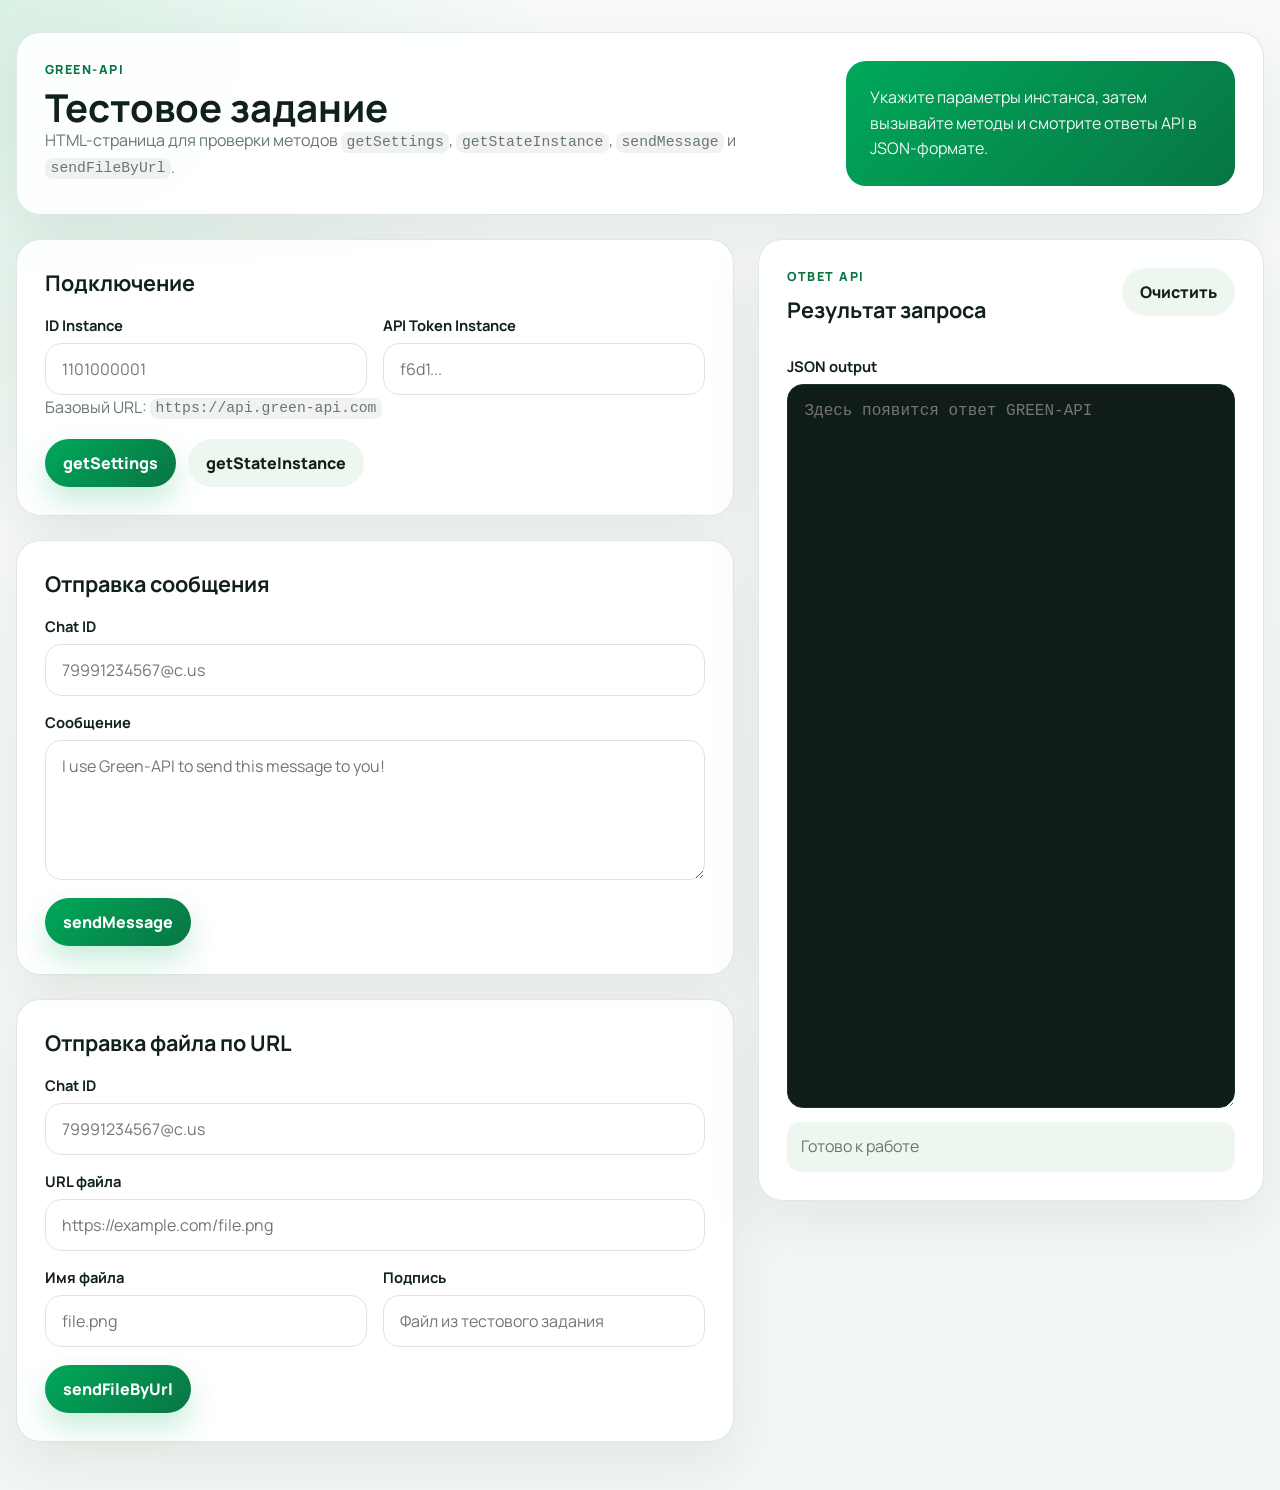
<file: index.html>
<!DOCTYPE html>
<html lang="ru">
<head>
  <meta charset="UTF-8">
  <meta name="viewport" content="width=device-width, initial-scale=1.0">
  <title>GREEN-API Test</title>
  <link rel="icon" href="data:image/svg+xml,%3Csvg xmlns='http://www.w3.org/2000/svg' viewBox='0 0 64 64'%3E%3Crect width='64' height='64' rx='16' fill='%2300a85a'/%3E%3Cpath d='M18 21h28v6H24v10h18v6H24v10h-6V21Z' fill='white'/%3E%3C/svg%3E">
  <link rel="preconnect" href="https://fonts.googleapis.com">
  <link rel="preconnect" href="https://fonts.gstatic.com" crossorigin>
  <link href="https://fonts.googleapis.com/css2?family=Manrope:wght@400;500;700;800&display=swap" rel="stylesheet">
  <link rel="stylesheet" href="./styles.css">
</head>
<body>
  <main class="page">
    <section class="hero card">
      <div>
        <p class="eyebrow">GREEN-API</p>
        <h1>Тестовое задание</h1>
        <p class="hero-text">
          HTML-страница для проверки методов <code>getSettings</code>, <code>getStateInstance</code>,
          <code>sendMessage</code> и <code>sendFileByUrl</code>.
        </p>
      </div>
      <div class="hero-note">
        <p>Укажите параметры инстанса, затем вызывайте методы и смотрите ответы API в JSON-формате.</p>
      </div>
    </section>

    <div class="layout">
      <section class="controls">
        <article class="card">
          <h2>Подключение</h2>
          <div class="fields two-columns">
            <label class="field">
              <span>ID Instance</span>
              <input id="idInstance" name="idInstance" type="text" placeholder="1101000001" autocomplete="off">
            </label>
            <label class="field">
              <span>API Token Instance</span>
              <input id="apiTokenInstance" name="apiTokenInstance" type="password" placeholder="f6d1..." autocomplete="off">
            </label>
          </div>
          <p class="hint">Базовый URL: <code>https://api.green-api.com</code></p>
          <div class="button-row">
            <button type="button" class="button button-primary" data-action="getSettings">getSettings</button>
            <button type="button" class="button button-secondary" data-action="getStateInstance">getStateInstance</button>
          </div>
        </article>

        <article class="card">
          <h2>Отправка сообщения</h2>
          <div class="fields">
            <label class="field">
              <span>Chat ID</span>
              <input id="messageChatId" name="messageChatId" type="text" placeholder="79991234567@c.us" autocomplete="off">
            </label>
            <label class="field">
              <span>Сообщение</span>
              <textarea id="messageText" name="messageText" rows="5" placeholder="I use Green-API to send this message to you!"></textarea>
            </label>
          </div>
          <div class="button-row">
            <button type="button" class="button button-primary" data-action="sendMessage">sendMessage</button>
          </div>
        </article>

        <article class="card">
          <h2>Отправка файла по URL</h2>
          <div class="fields">
            <label class="field">
              <span>Chat ID</span>
              <input id="fileChatId" name="fileChatId" type="text" placeholder="79991234567@c.us" autocomplete="off">
            </label>
            <label class="field">
              <span>URL файла</span>
              <input id="fileUrl" name="fileUrl" type="url" placeholder="https://example.com/file.png" autocomplete="off">
            </label>
            <div class="fields two-columns">
              <label class="field">
                <span>Имя файла</span>
                <input id="fileName" name="fileName" type="text" placeholder="file.png" autocomplete="off">
              </label>
              <label class="field">
                <span>Подпись</span>
                <input id="fileCaption" name="fileCaption" type="text" placeholder="Файл из тестового задания" autocomplete="off">
              </label>
            </div>
          </div>
          <div class="button-row">
            <button type="button" class="button button-primary" data-action="sendFileByUrl">sendFileByUrl</button>
          </div>
        </article>
      </section>

      <aside class="card output-card">
        <div class="output-header">
          <div>
            <p class="eyebrow">Ответ API</p>
            <h2>Результат запроса</h2>
          </div>
          <button type="button" class="button button-ghost" id="clearOutput">Очистить</button>
        </div>
        <label class="field">
          <span>JSON output</span>
          <textarea id="responseOutput" name="responseOutput" rows="28" readonly placeholder="Здесь появится ответ GREEN-API"></textarea>
        </label>
        <div class="status-bar">
          <span id="statusText">Готово к работе</span>
        </div>
      </aside>
    </div>
  </main>

  <script src="./app.js"></script>
</body>
</html>
</file>
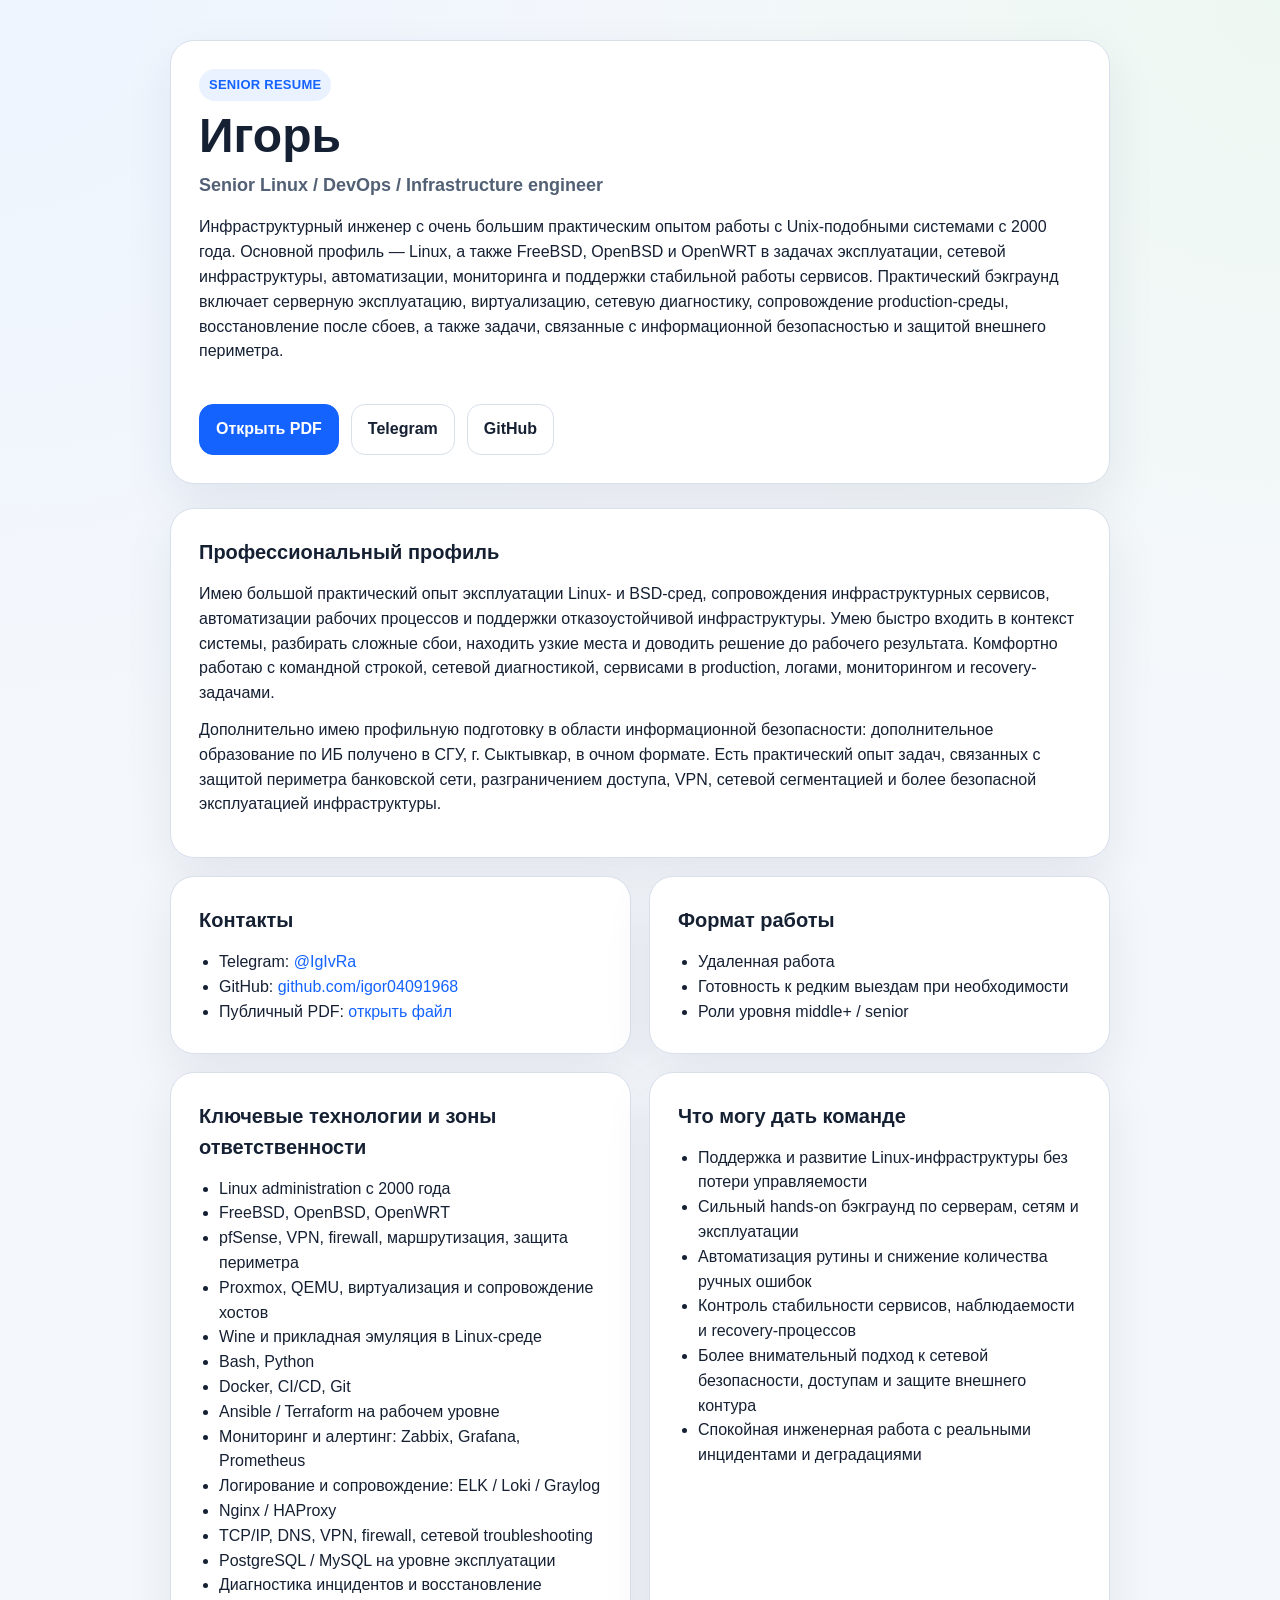
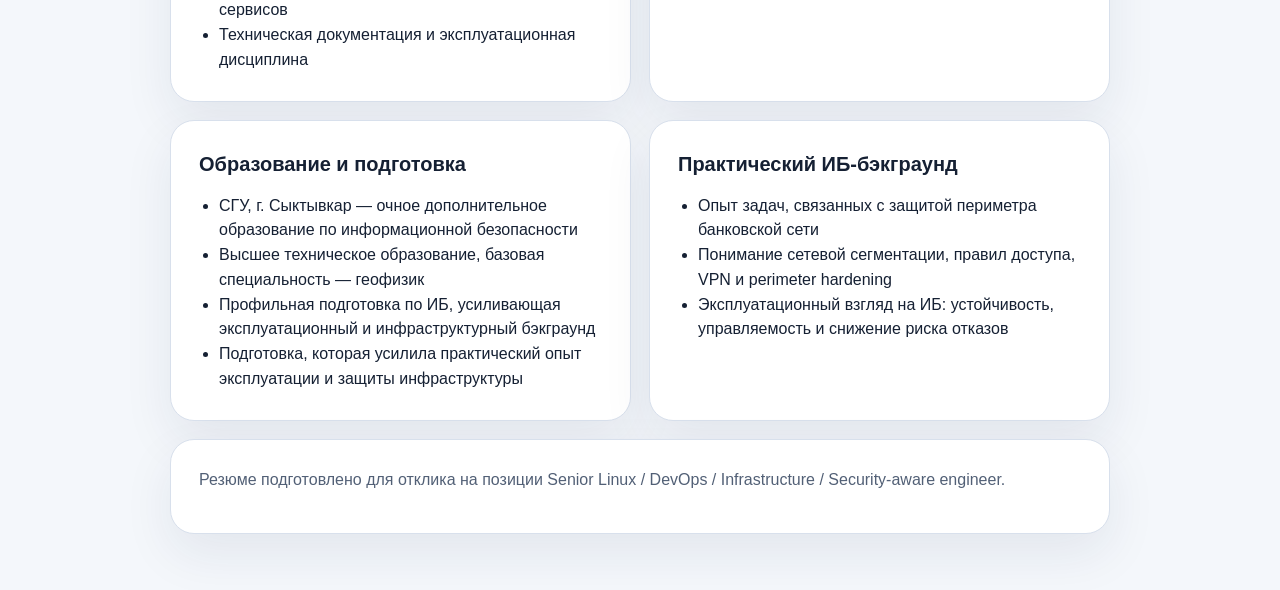
<file: resume-senior.html>
<!DOCTYPE html>
<html lang="ru">
<head>
  <meta charset="UTF-8">
  <meta name="viewport" content="width=device-width, initial-scale=1.0">
  <title>Игорь — Senior Linux / DevOps / Infrastructure Engineer</title>
  <link rel="icon" href="data:image/svg+xml,%3Csvg xmlns='http://www.w3.org/2000/svg' viewBox='0 0 64 64'%3E%3Crect width='64' height='64' rx='16' fill='%23161b22'/%3E%3Cpath d='M18 21h28v6H24v10h18v6H24v10h-6V21Z' fill='%23ffffff'/%3E%3C/svg%3E">
  <style>
    :root {
      --bg: #f4f7fb;
      --card: #ffffff;
      --text: #152033;
      --muted: #526076;
      --border: #d8e0ec;
      --accent: #1463ff;
      --accent-soft: #eaf2ff;
    }
    * { box-sizing: border-box; }
    body {
      margin: 0;
      font-family: "Manrope", "Segoe UI", sans-serif;
      background:
        radial-gradient(circle at top left, #eef5ff 0, transparent 32%),
        radial-gradient(circle at top right, #eef8f2 0, transparent 28%),
        var(--bg);
      color: var(--text);
      line-height: 1.55;
    }
    .page { max-width: 980px; margin: 0 auto; padding: 40px 20px 56px; }
    .card {
      background: var(--card);
      border: 1px solid var(--border);
      border-radius: 24px;
      box-shadow: 0 20px 50px rgba(25, 43, 76, 0.08);
      padding: 28px;
    }
    .hero { display: grid; gap: 18px; margin-bottom: 24px; }
    .eyebrow {
      display: inline-block; margin: 0 0 10px; padding: 6px 10px; border-radius: 999px;
      background: var(--accent-soft); color: var(--accent); font-size: 13px; font-weight: 700;
      letter-spacing: 0.02em; text-transform: uppercase;
    }
    h1 { margin: 0 0 10px; font-size: clamp(32px, 5vw, 48px); line-height: 1.05; }
    h2 { margin: 0 0 14px; font-size: 20px; }
    p { margin: 0 0 12px; }
    .subtitle { margin-bottom: 16px; color: var(--muted); font-size: 18px; font-weight: 700; }
    .contact-list, .skill-list, .value-list, .format-list { margin: 0; padding-left: 20px; }
    .sections { display: grid; gap: 18px; }
    .grid-two { display: grid; gap: 18px; grid-template-columns: repeat(2, minmax(0, 1fr)); }
    a { color: var(--accent); text-decoration: none; }
    a:hover { text-decoration: underline; }
    .actions { display: flex; flex-wrap: wrap; gap: 12px; margin-top: 10px; }
    .button {
      display: inline-flex; align-items: center; justify-content: center;
      padding: 12px 16px; border-radius: 14px; border: 1px solid var(--border);
      background: #fff; color: var(--text); font-weight: 700;
    }
    .button-primary { border-color: var(--accent); background: var(--accent); color: #fff; }
    .muted { color: var(--muted); }
    @media (max-width: 760px) {
      .page { padding: 20px 14px 32px; }
      .card { padding: 20px; border-radius: 18px; }
      .grid-two { grid-template-columns: 1fr; }
    }
  </style>
</head>
<body>
  <main class="page">
    <section class="card hero">
      <div>
        <p class="eyebrow">Senior Resume</p>
        <h1>Игорь</h1>
        <p class="subtitle">Senior Linux / DevOps / Infrastructure engineer</p>
        <p>
          Инфраструктурный инженер с очень большим практическим опытом работы с Unix-подобными системами с 2000 года.
          Основной профиль — Linux, а также FreeBSD, OpenBSD и OpenWRT в задачах эксплуатации, сетевой инфраструктуры,
          автоматизации, мониторинга и поддержки стабильной работы сервисов. Практический бэкграунд включает серверную
          эксплуатацию, виртуализацию, сетевую диагностику, сопровождение production-среды, восстановление после сбоев,
          а также задачи, связанные с информационной безопасностью и защитой внешнего периметра.
        </p>
      </div>
      <div class="actions">
        <a class="button button-primary" href="./igor_resume_senior.pdf" target="_blank" rel="noopener noreferrer">Открыть PDF</a>
        <a class="button" href="https://t.me/IgIvRa" target="_blank" rel="noopener noreferrer">Telegram</a>
        <a class="button" href="https://github.com/igor04091968" target="_blank" rel="noopener noreferrer">GitHub</a>
      </div>
    </section>

    <section class="sections">
      <article class="card">
        <h2>Профессиональный профиль</h2>
        <p>
          Имею большой практический опыт эксплуатации Linux- и BSD-сред, сопровождения инфраструктурных сервисов,
          автоматизации рабочих процессов и поддержки отказоустойчивой инфраструктуры. Умею быстро входить в контекст
          системы, разбирать сложные сбои, находить узкие места и доводить решение до рабочего результата. Комфортно
          работаю с командной строкой, сетевой диагностикой, сервисами в production, логами, мониторингом и recovery-задачами.
        </p>
        <p>
          Дополнительно имею профильную подготовку в области информационной безопасности: дополнительное образование по ИБ
          получено в СГУ, г. Сыктывкар, в очном формате. Есть практический опыт задач, связанных с защитой периметра банковской сети,
          разграничением доступа, VPN, сетевой сегментацией и более безопасной эксплуатацией инфраструктуры.
        </p>
      </article>

      <section class="grid-two">
        <article class="card">
          <h2>Контакты</h2>
          <ul class="contact-list">
            <li>Telegram: <a href="https://t.me/IgIvRa" target="_blank" rel="noopener noreferrer">@IgIvRa</a></li>
            <li>GitHub: <a href="https://github.com/igor04091968" target="_blank" rel="noopener noreferrer">github.com/igor04091968</a></li>
            <li>Публичный PDF: <a href="./igor_resume_senior.pdf" target="_blank" rel="noopener noreferrer">открыть файл</a></li>
          </ul>
        </article>

        <article class="card">
          <h2>Формат работы</h2>
          <ul class="format-list">
            <li>Удаленная работа</li>
            <li>Готовность к редким выездам при необходимости</li>
            <li>Роли уровня middle+ / senior</li>
          </ul>
        </article>
      </section>

      <section class="grid-two">
        <article class="card">
          <h2>Ключевые технологии и зоны ответственности</h2>
          <ul class="skill-list">
            <li>Linux administration с 2000 года</li>
            <li>FreeBSD, OpenBSD, OpenWRT</li>
            <li>pfSense, VPN, firewall, маршрутизация, защита периметра</li>
            <li>Proxmox, QEMU, виртуализация и сопровождение хостов</li>
            <li>Wine и прикладная эмуляция в Linux-среде</li>
            <li>Bash, Python</li>
            <li>Docker, CI/CD, Git</li>
            <li>Ansible / Terraform на рабочем уровне</li>
            <li>Мониторинг и алертинг: Zabbix, Grafana, Prometheus</li>
            <li>Логирование и сопровождение: ELK / Loki / Graylog</li>
            <li>Nginx / HAProxy</li>
            <li>TCP/IP, DNS, VPN, firewall, сетевой troubleshooting</li>
            <li>PostgreSQL / MySQL на уровне эксплуатации</li>
            <li>Диагностика инцидентов и восстановление сервисов</li>
            <li>Техническая документация и эксплуатационная дисциплина</li>
          </ul>
        </article>

        <article class="card">
          <h2>Что могу дать команде</h2>
          <ul class="value-list">
            <li>Поддержка и развитие Linux-инфраструктуры без потери управляемости</li>
            <li>Сильный hands-on бэкграунд по серверам, сетям и эксплуатации</li>
            <li>Автоматизация рутины и снижение количества ручных ошибок</li>
            <li>Контроль стабильности сервисов, наблюдаемости и recovery-процессов</li>
            <li>Более внимательный подход к сетевой безопасности, доступам и защите внешнего контура</li>
            <li>Спокойная инженерная работа с реальными инцидентами и деградациями</li>
          </ul>
        </article>
      </section>

      <section class="grid-two">
        <article class="card">
          <h2>Образование и подготовка</h2>
          <ul class="value-list">
            <li>СГУ, г. Сыктывкар — очное дополнительное образование по информационной безопасности</li>
            <li>Высшее техническое образование, базовая специальность — геофизик</li>
            <li>Профильная подготовка по ИБ, усиливающая эксплуатационный и инфраструктурный бэкграунд</li>
            <li>Подготовка, которая усилила практический опыт эксплуатации и защиты инфраструктуры</li>
          </ul>
        </article>

        <article class="card">
          <h2>Практический ИБ-бэкграунд</h2>
          <ul class="value-list">
            <li>Опыт задач, связанных с защитой периметра банковской сети</li>
            <li>Понимание сетевой сегментации, правил доступа, VPN и perimeter hardening</li>
            <li>Эксплуатационный взгляд на ИБ: устойчивость, управляемость и снижение риска отказов</li>
          </ul>
        </article>
      </section>

      <article class="card">
        <p class="muted">Резюме подготовлено для отклика на позиции Senior Linux / DevOps / Infrastructure / Security-aware engineer.</p>
      </article>
    </section>
  </main>
</body>
</html>
</file>
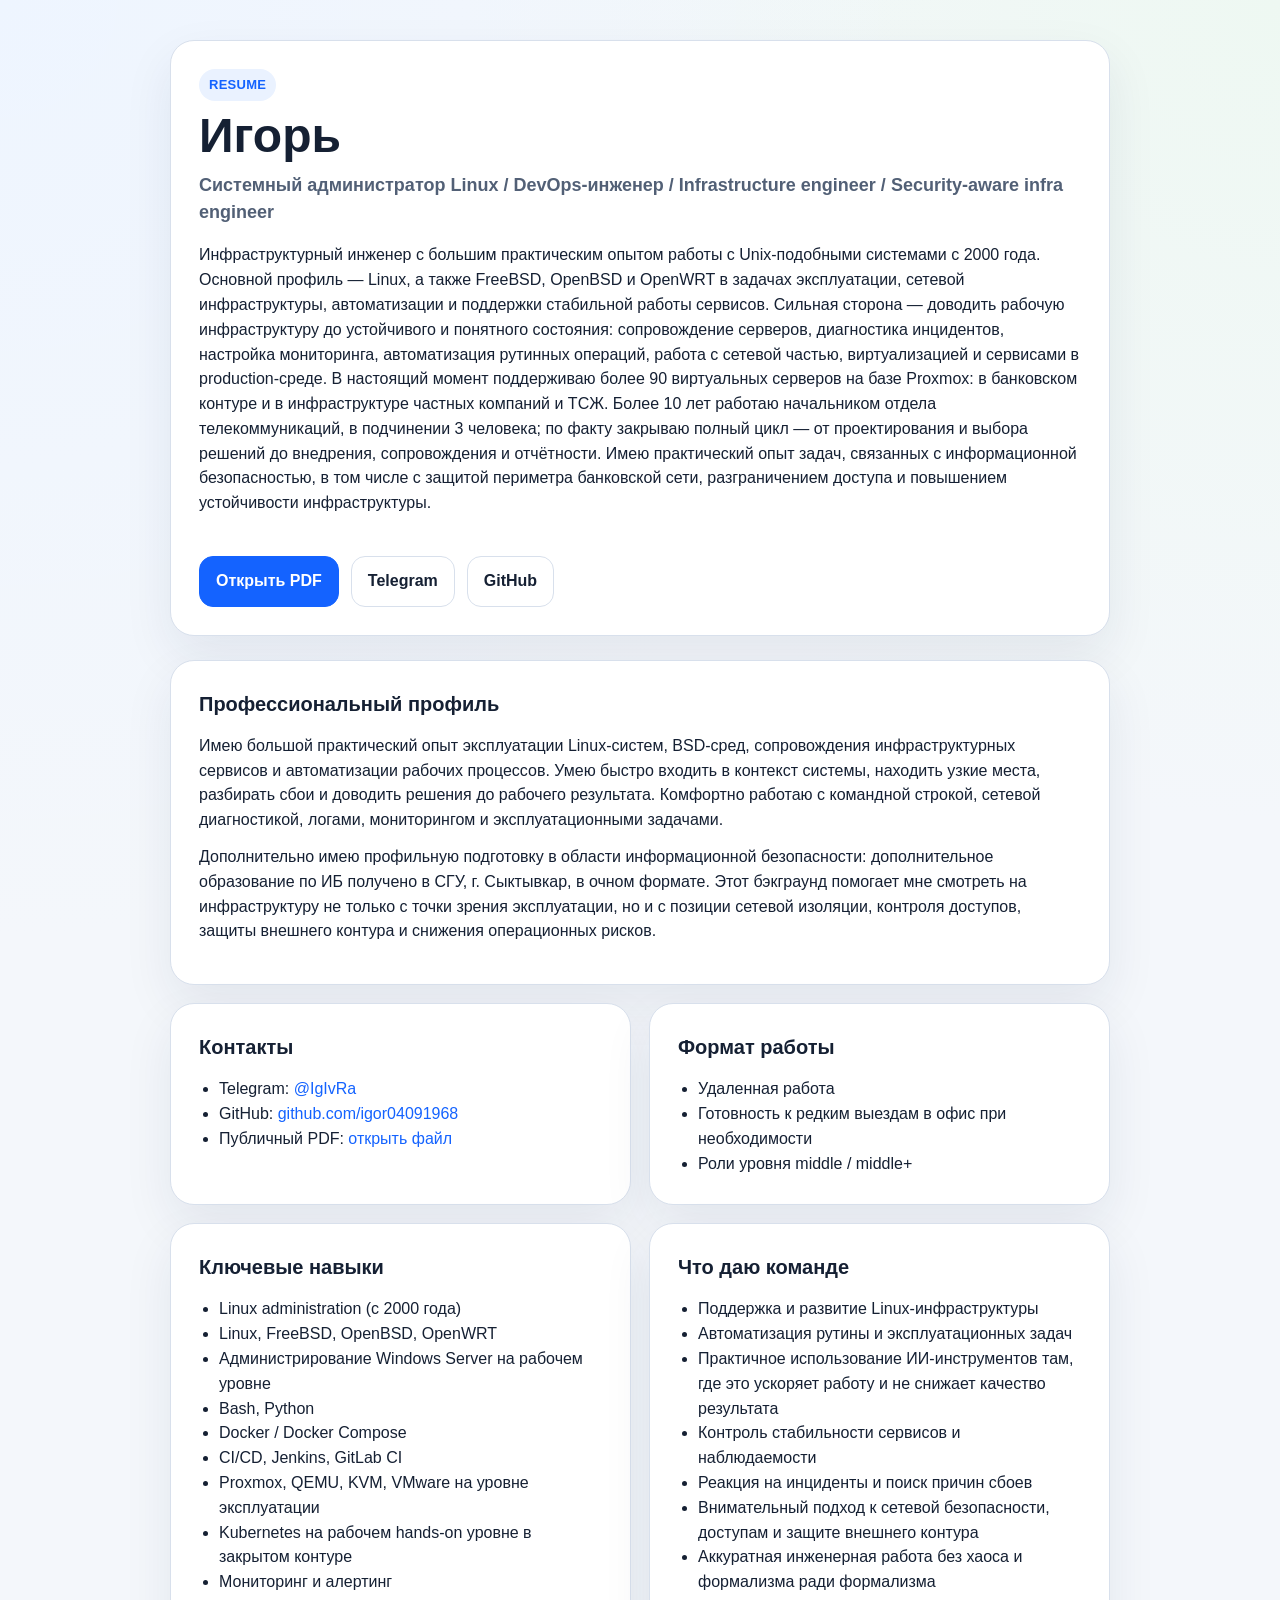
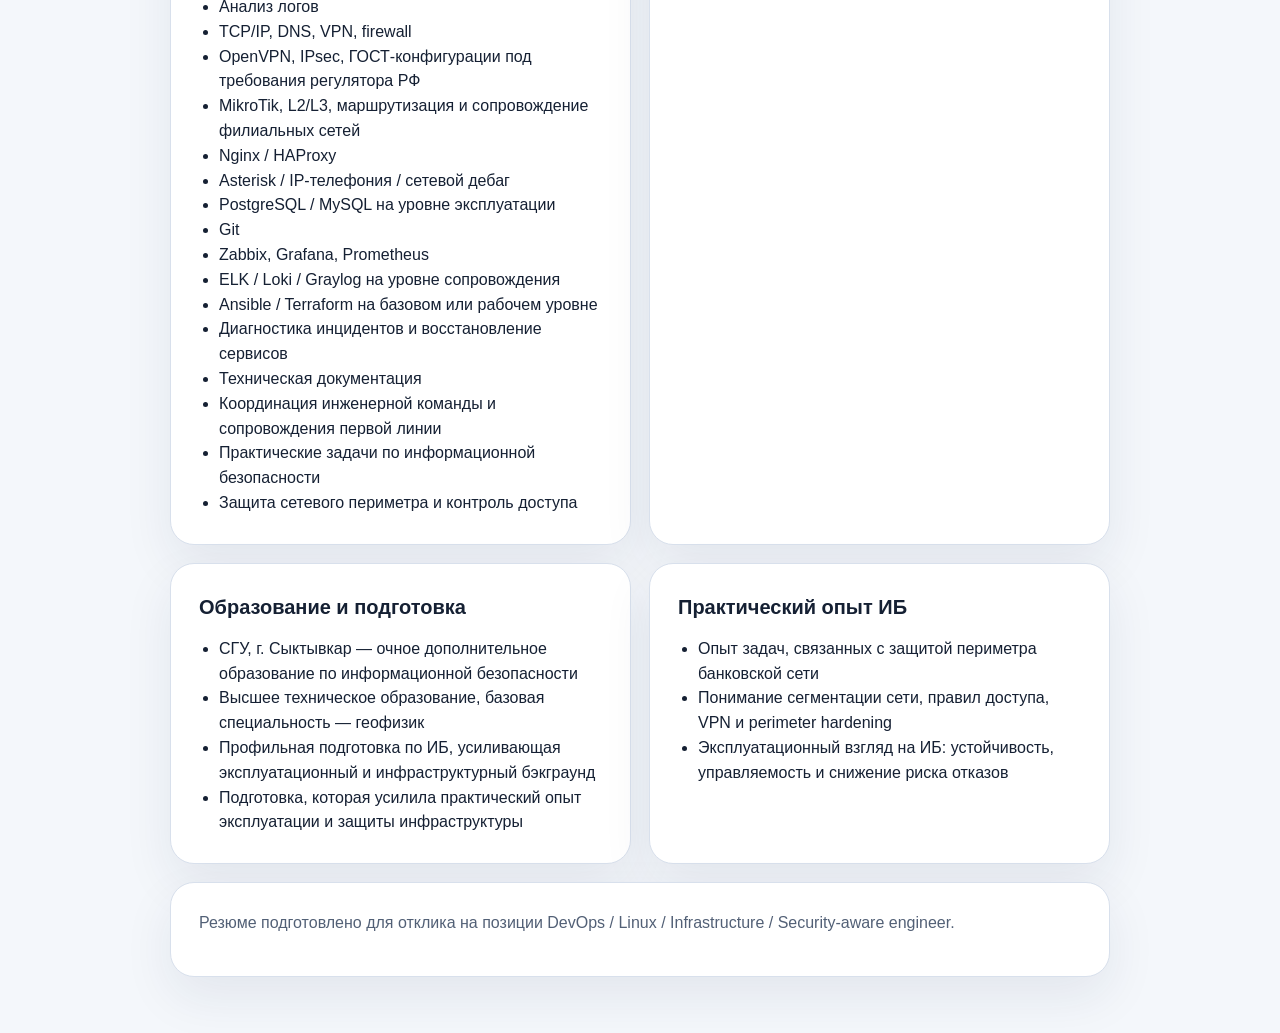
<file: resume.html>
<!DOCTYPE html>
<html lang="ru">
<head>
  <meta charset="UTF-8">
  <meta name="viewport" content="width=device-width, initial-scale=1.0">
  <title>Игорь — Linux / DevOps Engineer</title>
  <link rel="icon" href="data:image/svg+xml,%3Csvg xmlns='http://www.w3.org/2000/svg' viewBox='0 0 64 64'%3E%3Crect width='64' height='64' rx='16' fill='%23161b22'/%3E%3Cpath d='M18 21h28v6H24v10h18v6H24v10h-6V21Z' fill='%23ffffff'/%3E%3C/svg%3E">
  <style>
    :root {
      --bg: #f4f7fb;
      --card: #ffffff;
      --text: #152033;
      --muted: #526076;
      --border: #d8e0ec;
      --accent: #1463ff;
      --accent-soft: #eaf2ff;
    }

    * {
      box-sizing: border-box;
    }

    body {
      margin: 0;
      font-family: "Manrope", "Segoe UI", sans-serif;
      background:
        radial-gradient(circle at top left, #eef5ff 0, transparent 32%),
        radial-gradient(circle at top right, #eef8f2 0, transparent 28%),
        var(--bg);
      color: var(--text);
      line-height: 1.55;
    }

    .page {
      max-width: 980px;
      margin: 0 auto;
      padding: 40px 20px 56px;
    }

    .card {
      background: var(--card);
      border: 1px solid var(--border);
      border-radius: 24px;
      box-shadow: 0 20px 50px rgba(25, 43, 76, 0.08);
      padding: 28px;
    }

    .hero {
      display: grid;
      gap: 18px;
      margin-bottom: 24px;
    }

    .eyebrow {
      display: inline-block;
      margin: 0 0 10px;
      padding: 6px 10px;
      border-radius: 999px;
      background: var(--accent-soft);
      color: var(--accent);
      font-size: 13px;
      font-weight: 700;
      letter-spacing: 0.02em;
      text-transform: uppercase;
    }

    h1 {
      margin: 0 0 10px;
      font-size: clamp(32px, 5vw, 48px);
      line-height: 1.05;
    }

    h2 {
      margin: 0 0 14px;
      font-size: 20px;
    }

    p {
      margin: 0 0 12px;
    }

    .subtitle {
      margin-bottom: 16px;
      color: var(--muted);
      font-size: 18px;
      font-weight: 700;
    }

    .contact-list,
    .skill-list,
    .value-list,
    .format-list {
      margin: 0;
      padding-left: 20px;
    }

    .sections {
      display: grid;
      gap: 18px;
    }

    .grid-two {
      display: grid;
      gap: 18px;
      grid-template-columns: repeat(2, minmax(0, 1fr));
    }

    a {
      color: var(--accent);
      text-decoration: none;
    }

    a:hover {
      text-decoration: underline;
    }

    .actions {
      display: flex;
      flex-wrap: wrap;
      gap: 12px;
      margin-top: 10px;
    }

    .button {
      display: inline-flex;
      align-items: center;
      justify-content: center;
      padding: 12px 16px;
      border-radius: 14px;
      border: 1px solid var(--border);
      background: #fff;
      color: var(--text);
      font-weight: 700;
    }

    .button-primary {
      border-color: var(--accent);
      background: var(--accent);
      color: #fff;
    }

    .muted {
      color: var(--muted);
    }

    @media (max-width: 760px) {
      .page {
        padding: 20px 14px 32px;
      }

      .card {
        padding: 20px;
        border-radius: 18px;
      }

      .grid-two {
        grid-template-columns: 1fr;
      }
    }
  </style>
</head>
<body>
  <main class="page">
    <section class="card hero">
      <div>
        <p class="eyebrow">Resume</p>
        <h1>Игорь</h1>
        <p class="subtitle">Системный администратор Linux / DevOps-инженер / Infrastructure engineer / Security-aware infra engineer</p>
        <p>
          Инфраструктурный инженер с большим практическим опытом работы с Unix-подобными системами с 2000 года. Основной профиль — Linux, а также FreeBSD, OpenBSD и OpenWRT в задачах эксплуатации, сетевой инфраструктуры, автоматизации и поддержки стабильной работы сервисов. Сильная сторона — доводить рабочую инфраструктуру до устойчивого и понятного состояния: сопровождение серверов, диагностика инцидентов, настройка мониторинга, автоматизация рутинных операций, работа с сетевой частью, виртуализацией и сервисами в production-среде. В настоящий момент поддерживаю более 90 виртуальных серверов на базе Proxmox: в банковском контуре и в инфраструктуре частных компаний и ТСЖ. Более 10 лет работаю начальником отдела телекоммуникаций, в подчинении 3 человека; по факту закрываю полный цикл — от проектирования и выбора решений до внедрения, сопровождения и отчётности. Имею практический опыт задач, связанных с информационной безопасностью, в том числе с защитой периметра банковской сети, разграничением доступа и повышением устойчивости инфраструктуры.
        </p>
      </div>
      <div class="actions">
        <a class="button button-primary" href="./igor_resume_green_api.pdf" target="_blank" rel="noopener noreferrer">Открыть PDF</a>
        <a class="button" href="https://t.me/IgIvRa" target="_blank" rel="noopener noreferrer">Telegram</a>
        <a class="button" href="https://github.com/igor04091968" target="_blank" rel="noopener noreferrer">GitHub</a>
      </div>
    </section>

    <section class="sections">
      <article class="card">
        <h2>Профессиональный профиль</h2>
        <p>
          Имею большой практический опыт эксплуатации Linux-систем, BSD-сред, сопровождения инфраструктурных сервисов и автоматизации рабочих процессов. Умею быстро входить в контекст системы, находить узкие места, разбирать сбои и доводить решения до рабочего результата. Комфортно работаю с командной строкой, сетевой диагностикой, логами, мониторингом и эксплуатационными задачами.
        </p>
        <p>
          Дополнительно имею профильную подготовку в области информационной безопасности: дополнительное
          образование по ИБ получено в СГУ, г. Сыктывкар, в очном формате. Этот бэкграунд помогает мне смотреть на инфраструктуру
          не только с точки зрения эксплуатации, но и с позиции сетевой изоляции, контроля доступов,
          защиты внешнего контура и снижения операционных рисков.
        </p>
      </article>

      <section class="grid-two">
        <article class="card">
          <h2>Контакты</h2>
          <ul class="contact-list">
            <li>Telegram: <a href="https://t.me/IgIvRa" target="_blank" rel="noopener noreferrer">@IgIvRa</a></li>
            <li>GitHub: <a href="https://github.com/igor04091968" target="_blank" rel="noopener noreferrer">github.com/igor04091968</a></li>
            <li>Публичный PDF: <a href="./igor_resume_green_api.pdf" target="_blank" rel="noopener noreferrer">открыть файл</a></li>
          </ul>
        </article>

        <article class="card">
          <h2>Формат работы</h2>
          <ul class="format-list">
            <li>Удаленная работа</li>
            <li>Готовность к редким выездам в офис при необходимости</li>
            <li>Роли уровня middle / middle+</li>
          </ul>
        </article>
      </section>

      <section class="grid-two">
        <article class="card">
          <h2>Ключевые навыки</h2>
          <ul class="skill-list">
            <li>Linux administration (с 2000 года)</li>
            <li>Linux, FreeBSD, OpenBSD, OpenWRT</li>
            <li>Администрирование Windows Server на рабочем уровне</li>
            <li>Bash, Python</li>
            <li>Docker / Docker Compose</li>
            <li>CI/CD, Jenkins, GitLab CI</li>
            <li>Proxmox, QEMU, KVM, VMware на уровне эксплуатации</li>
            <li>Kubernetes на рабочем hands-on уровне в закрытом контуре</li>
            <li>Мониторинг и алертинг</li>
            <li>Анализ логов</li>
            <li>TCP/IP, DNS, VPN, firewall</li>
            <li>OpenVPN, IPsec, ГОСТ-конфигурации под требования регулятора РФ</li>
            <li>MikroTik, L2/L3, маршрутизация и сопровождение филиальных сетей</li>
            <li>Nginx / HAProxy</li>
            <li>Asterisk / IP-телефония / сетевой дебаг</li>
            <li>PostgreSQL / MySQL на уровне эксплуатации</li>
            <li>Git</li>
            <li>Zabbix, Grafana, Prometheus</li>
            <li>ELK / Loki / Graylog на уровне сопровождения</li>
            <li>Ansible / Terraform на базовом или рабочем уровне</li>
            <li>Диагностика инцидентов и восстановление сервисов</li>
            <li>Техническая документация</li>
            <li>Координация инженерной команды и сопровождения первой линии</li>
            <li>Практические задачи по информационной безопасности</li>
            <li>Защита сетевого периметра и контроль доступа</li>
          </ul>
        </article>

        <article class="card">
          <h2>Что даю команде</h2>
          <ul class="value-list">
            <li>Поддержка и развитие Linux-инфраструктуры</li>
            <li>Автоматизация рутины и эксплуатационных задач</li>
            <li>Практичное использование ИИ-инструментов там, где это ускоряет работу и не снижает качество результата</li>
            <li>Контроль стабильности сервисов и наблюдаемости</li>
            <li>Реакция на инциденты и поиск причин сбоев</li>
            <li>Внимательный подход к сетевой безопасности, доступам и защите внешнего контура</li>
            <li>Аккуратная инженерная работа без хаоса и формализма ради формализма</li>
          </ul>
        </article>
      </section>

      <section class="grid-two">
        <article class="card">
          <h2>Образование и подготовка</h2>
          <ul class="value-list">
            <li>СГУ, г. Сыктывкар — очное дополнительное образование по информационной безопасности</li>
            <li>Высшее техническое образование, базовая специальность — геофизик</li>
            <li>Профильная подготовка по ИБ, усиливающая эксплуатационный и инфраструктурный бэкграунд</li>
            <li>Подготовка, которая усилила практический опыт эксплуатации и защиты инфраструктуры</li>
          </ul>
        </article>

        <article class="card">
          <h2>Практический опыт ИБ</h2>
          <ul class="value-list">
            <li>Опыт задач, связанных с защитой периметра банковской сети</li>
            <li>Понимание сегментации сети, правил доступа, VPN и perimeter hardening</li>
            <li>Эксплуатационный взгляд на ИБ: устойчивость, управляемость и снижение риска отказов</li>
          </ul>
        </article>
      </section>

      <article class="card">
        <p class="muted">Резюме подготовлено для отклика на позиции DevOps / Linux / Infrastructure / Security-aware engineer.</p>
      </article>
    </section>
  </main>
</body>
</html>
</file>
<file: styles.css>
:root {
  --bg: #f3f7f4;
  --surface: #ffffff;
  --surface-alt: #eef6f0;
  --text: #10201a;
  --muted: #667870;
  --line: #d9e6dd;
  --accent: #00a85a;
  --accent-dark: #087544;
  --shadow: 0 20px 60px rgba(16, 32, 26, 0.08);
  --radius: 24px;
}

* {
  box-sizing: border-box;
}

body {
  margin: 0;
  font-family: "Manrope", sans-serif;
  background:
    radial-gradient(circle at top left, rgba(0, 168, 90, 0.12), transparent 28%),
    linear-gradient(180deg, #f8fbf9 0%, var(--bg) 100%);
  color: var(--text);
}

code {
  font-family: "SFMono-Regular", Consolas, "Liberation Mono", Menlo, monospace;
  font-size: 0.92em;
  background: rgba(16, 32, 26, 0.06);
  padding: 0.15rem 0.35rem;
  border-radius: 8px;
}

.page {
  width: min(1360px, calc(100% - 32px));
  margin: 32px auto 48px;
}

.hero,
.layout {
  display: grid;
  gap: 24px;
}

.hero {
  grid-template-columns: minmax(0, 1.8fr) minmax(280px, 0.9fr);
  margin-bottom: 24px;
}

.layout {
  grid-template-columns: minmax(0, 1.35fr) minmax(320px, 0.95fr);
  align-items: start;
}

.controls {
  display: grid;
  gap: 24px;
}

.card {
  background: rgba(255, 255, 255, 0.92);
  border: 1px solid rgba(217, 230, 221, 0.9);
  border-radius: var(--radius);
  box-shadow: var(--shadow);
  backdrop-filter: blur(8px);
  padding: 28px;
}

.hero-note {
  align-self: stretch;
  display: flex;
  align-items: center;
  background: linear-gradient(135deg, var(--accent) 0%, var(--accent-dark) 100%);
  color: #fff;
  border-radius: 20px;
  padding: 24px;
}

.eyebrow {
  margin: 0 0 10px;
  color: var(--accent-dark);
  font-size: 0.78rem;
  font-weight: 800;
  letter-spacing: 0.12em;
  text-transform: uppercase;
}

.hero h1,
.card h2 {
  margin: 0;
}

.hero h1 {
  font-size: clamp(2rem, 3vw, 3.1rem);
  line-height: 1.05;
}

.card h2 {
  font-size: 1.35rem;
  margin-bottom: 18px;
}

.hero-text,
.hint,
.status-bar,
.hero-note p {
  margin: 0;
  color: var(--muted);
  line-height: 1.6;
}

.hero-note p {
  color: rgba(255, 255, 255, 0.94);
}

.fields {
  display: grid;
  gap: 16px;
}

.two-columns {
  grid-template-columns: repeat(2, minmax(0, 1fr));
}

.field {
  display: grid;
  gap: 8px;
}

.field span {
  font-size: 0.92rem;
  font-weight: 700;
}

input,
textarea {
  width: 100%;
  border: 1px solid var(--line);
  border-radius: 16px;
  background: var(--surface);
  color: var(--text);
  font: inherit;
  padding: 14px 16px;
  transition: border-color 0.18s ease, box-shadow 0.18s ease, transform 0.18s ease;
}

input:focus,
textarea:focus {
  outline: none;
  border-color: rgba(0, 168, 90, 0.65);
  box-shadow: 0 0 0 4px rgba(0, 168, 90, 0.12);
}

textarea {
  resize: vertical;
  min-height: 116px;
}

#responseOutput {
  min-height: 620px;
  background: #0f1c18;
  color: #cff9e1;
  border-color: #183329;
  font-family: "SFMono-Regular", Consolas, "Liberation Mono", Menlo, monospace;
  line-height: 1.55;
}

.button-row {
  display: flex;
  flex-wrap: wrap;
  gap: 12px;
  margin-top: 18px;
}

.button {
  appearance: none;
  border: 0;
  border-radius: 999px;
  padding: 13px 18px;
  font: inherit;
  font-weight: 800;
  cursor: pointer;
  transition: transform 0.16s ease, box-shadow 0.16s ease, opacity 0.16s ease;
}

.button:hover {
  transform: translateY(-1px);
}

.button:active {
  transform: translateY(0);
}

.button:disabled {
  opacity: 0.6;
  cursor: wait;
}

.button-primary {
  background: linear-gradient(135deg, var(--accent) 0%, var(--accent-dark) 100%);
  color: #fff;
  box-shadow: 0 14px 30px rgba(0, 168, 90, 0.22);
}

.button-secondary,
.button-ghost {
  background: var(--surface-alt);
  color: var(--text);
}

.output-card {
  position: sticky;
  top: 24px;
}

.output-header {
  display: flex;
  align-items: flex-start;
  justify-content: space-between;
  gap: 16px;
  margin-bottom: 14px;
}

.status-bar {
  margin-top: 14px;
  padding: 12px 14px;
  border-radius: 14px;
  background: var(--surface-alt);
}

.status-bar.error {
  color: #b3261e;
  background: #ffeceb;
}

.status-bar.success {
  color: var(--accent-dark);
  background: #e8f7ef;
}

@media (max-width: 1024px) {
  .hero,
  .layout {
    grid-template-columns: 1fr;
  }

  .output-card {
    position: static;
  }
}

@media (max-width: 680px) {
  .page {
    width: min(100% - 20px, 100%);
    margin: 20px auto 32px;
  }

  .card {
    padding: 20px;
    border-radius: 20px;
  }

  .two-columns,
  .output-header {
    grid-template-columns: 1fr;
    display: grid;
  }

  .button-row {
    flex-direction: column;
  }

  .button {
    width: 100%;
  }

  #responseOutput {
    min-height: 380px;
  }
}
</file>
